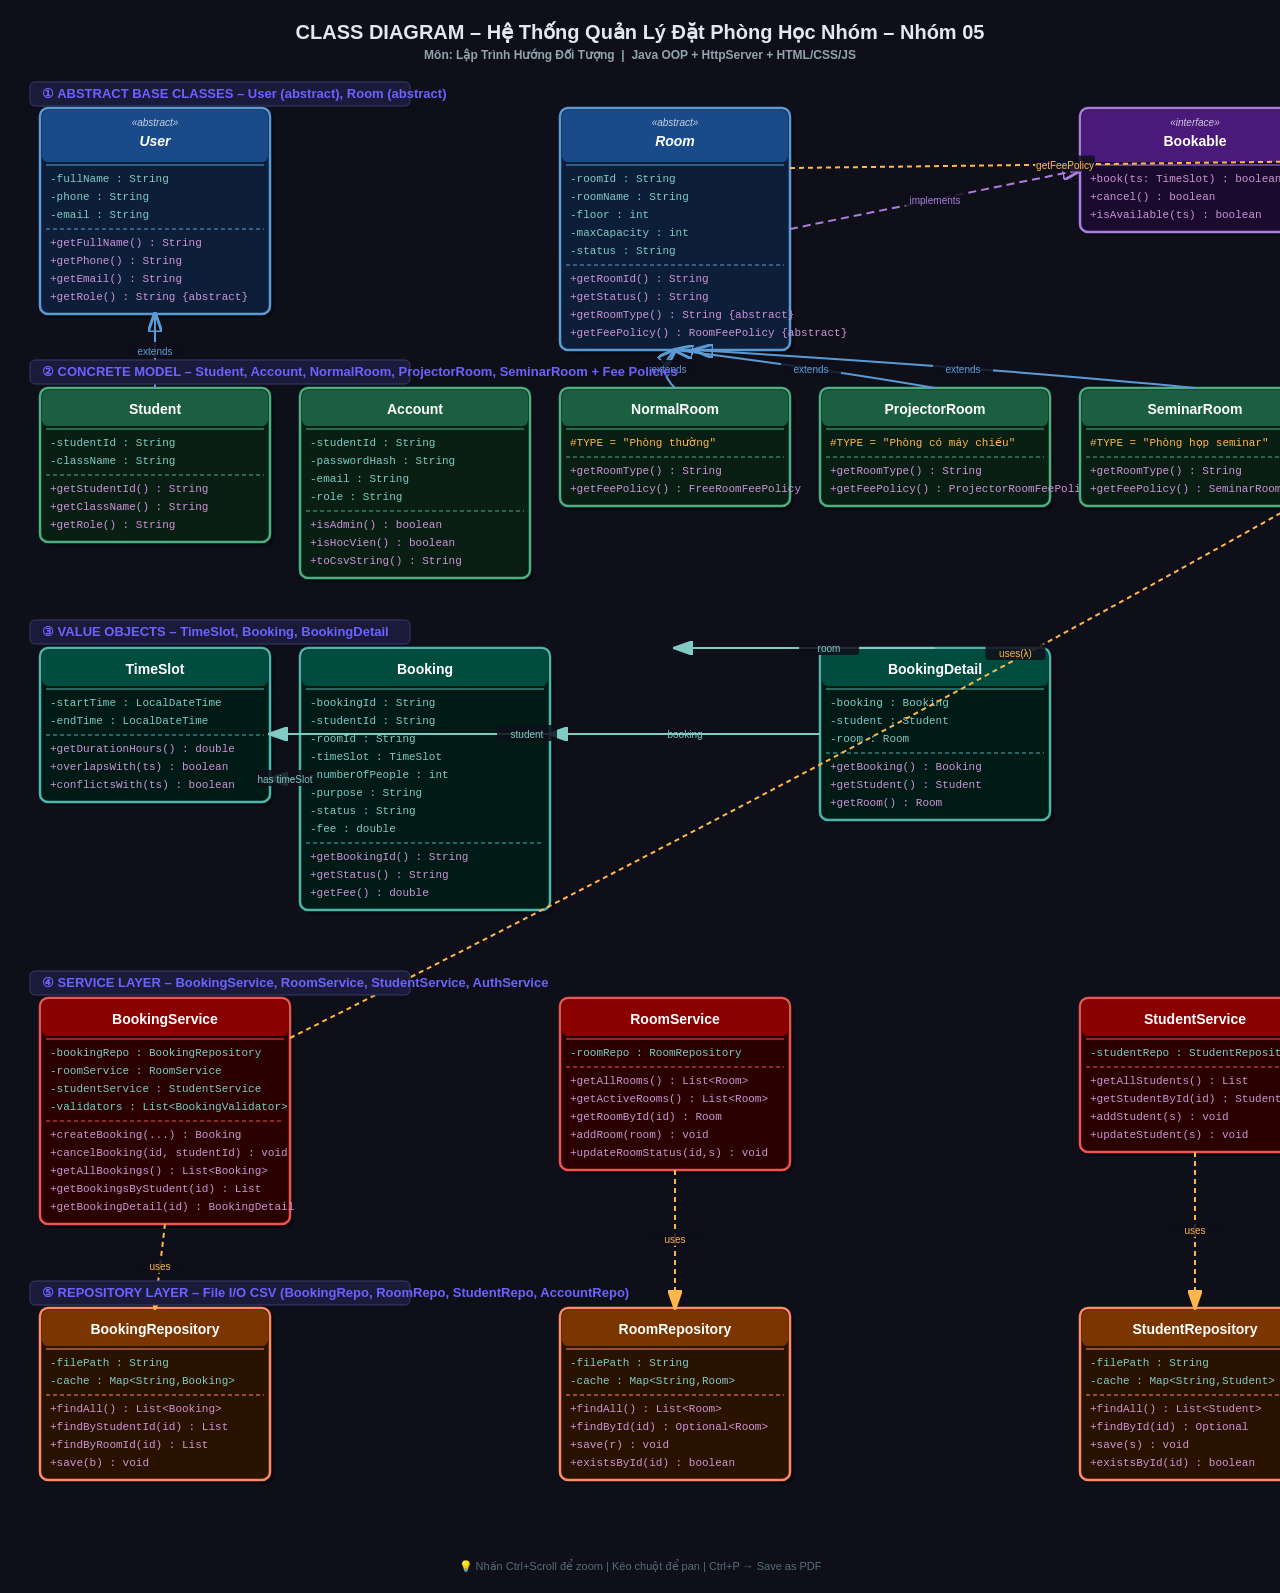
<file: DatPhong/ClassDiagram.html>
<!DOCTYPE html>
<html lang="vi">
<head>
<meta charset="UTF-8">
<title>Class Diagram – Nhóm 05</title>
<style>
* { box-sizing:border-box; margin:0; padding:0; }
body { background:#0f0f1a; font-family:'Segoe UI',sans-serif; padding:20px; }
h1 { text-align:center; color:#e2e8f0; font-size:20px; margin-bottom:4px; }
h2 { text-align:center; color:#90a4ae; font-size:12px; margin-bottom:16px; }
svg { display:block; margin:0 auto; }
.tip { text-align:center; color:#546e7a; font-size:11px; margin-top:10px; }
</style>
</head>
<body>
<h1>CLASS DIAGRAM – Hệ Thống Quản Lý Đặt Phòng Học Nhóm – Nhóm 05</h1>
<h2>Môn: Lập Trình Hướng Đối Tượng &nbsp;|&nbsp; Java OOP + HttpServer + HTML/CSS/JS</h2>

<svg id="diagram" xmlns="http://www.w3.org/2000/svg"
     width="1800" height="1400"
     style="background:#0f0f1a;border-radius:12px">

<defs>
  <!-- Arrow markers -->
  <marker id="arrowInherit" markerWidth="10" markerHeight="7" refX="9" refY="3.5" orient="auto">
    <polygon points="0 0, 10 3.5, 0 7" fill="none" stroke="#5b9bd5" stroke-width="1.5"/>
  </marker>
  <marker id="arrowImpl" markerWidth="10" markerHeight="7" refX="9" refY="3.5" orient="auto">
    <polygon points="0 0, 10 3.5, 0 7" fill="none" stroke="#ab7ddc" stroke-width="1.5"/>
  </marker>
  <marker id="arrowAssoc" markerWidth="10" markerHeight="7" refX="9" refY="3.5" orient="auto">
    <polygon points="0 0, 10 3.5, 0 7" fill="#80cbc4" stroke="#80cbc4" stroke-width="1"/>
  </marker>
  <marker id="arrowDep" markerWidth="10" markerHeight="7" refX="9" refY="3.5" orient="auto">
    <polygon points="0 0, 10 3.5, 0 7" fill="#ffb74d" stroke="#ffb74d" stroke-width="1"/>
  </marker>
</defs>

<script type="text/javascript">
// We'll draw everything via JS after SVG loads
</script>
</svg>

<div class="tip">💡 Nhấn Ctrl+Scroll để zoom | Kéo chuột để pan | Ctrl+P → Save as PDF</div>

<script>
const svg = document.getElementById('diagram');
const NS = 'http://www.w3.org/2000/svg';

// ═══════════════════════════════════════
// THEME COLORS
// ═══════════════════════════════════════
const T = {
  abstract:  { hdr:'#1a4a8a', border:'#5b9bd5', text:'#cce5ff', body:'#0d1e38' },
  concrete:  { hdr:'#1b5e40', border:'#4caf82', text:'#ccffee', body:'#0a1f14' },
  interface: { hdr:'#4a1a7a', border:'#ab7ddc', text:'#eedcff', body:'#1a0a2e' },
  service:   { hdr:'#8b0000', border:'#ef5350', text:'#ffcccc', body:'#2a0000' },
  repo:      { hdr:'#7a3500', border:'#ff8a65', text:'#ffe8cc', body:'#2a1200' },
  value:     { hdr:'#004d40', border:'#4db6ac', text:'#ccffff', body:'#001a15' },
};

// ═══════════════════════════════════════
// DRAW FUNCTIONS
// ═══════════════════════════════════════
function el(tag, attrs, parent) {
  const e = document.createElementNS(NS, tag);
  for (const [k,v] of Object.entries(attrs)) e.setAttribute(k, v);
  if (parent) parent.appendChild(e);
  return e;
}

function text(x, y, content, attrs, parent) {
  const t = el('text', {x, y, ...attrs}, parent);
  t.textContent = content;
  return t;
}

// Draw a class box. Returns anchor points.
function drawClass(x, y, w, theme, stereotype, name, isAbstract, sections) {
  const g = el('g', {}, svg);
  const t = T[theme];
  const FS = 12;        // font size
  const ROW = 18;       // row height
  const HDR_H = stereotype ? 54 : 38;
  const DIVH  = 6;      // divider gap
  const PAD   = 10;

  // Calculate total height
  let h = HDR_H;
  for (const sec of sections) {
    h += DIVH + sec.length * ROW + 4;
  }
  h += 6;

  // Shadow
  el('rect', {x:x+4, y:y+4, width:w, height:h, rx:8,
    fill:'#00000066'}, g);

  // Body
  el('rect', {x, y, width:w, height:h, rx:8,
    fill:t.body, stroke:t.border, 'stroke-width':2.5}, g);

  // Header
  el('rect', {x:x+2, y:y+2, width:w-4, height:HDR_H-2, rx:6,
    fill:t.hdr}, g);

  // Stereotype
  if (stereotype) {
    text(x+w/2, y+18, `«${stereotype}»`, {
      'text-anchor':'middle', 'font-size':10,
      fill:'rgba(255,255,255,0.75)', 'font-style':'italic',
      'font-family':'Segoe UI,sans-serif'
    }, g);
  }

  // Class name
  const nameY = stereotype ? y+38 : y+26;
  text(x+w/2, nameY, name, {
    'text-anchor':'middle',
    'font-size':14, 'font-weight':'bold',
    'font-style': isAbstract ? 'italic' : 'normal',
    fill:'white', 'font-family':'Segoe UI,sans-serif'
  }, g);

  // Sections
  let cy = y + HDR_H;
  for (let si = 0; si < sections.length; si++) {
    const sec = sections[si];
    // Divider line
    el('line', {x1:x+6, y1:cy+DIVH/2, x2:x+w-6, y2:cy+DIVH/2,
      stroke:t.border, 'stroke-width':1, 'stroke-dasharray': si>0?'4,3':''}, g);
    cy += DIVH;

    for (const row of sec) {
      const color = row.startsWith('-') ? '#80cbc4'
                  : row.startsWith('+') ? '#ce93d8'
                  : row.startsWith('#') ? '#ffb74d'
                  : '#e0e0e0';
      text(x+PAD, cy+14, row, {
        'font-size':11, fill:color,
        'font-family':'Consolas,monospace'
      }, g);
      cy += ROW;
    }
    cy += 4;
  }

  // Return anchor points
  return {
    top:    [x+w/2,  y],
    bot:    [x+w/2,  y+h],
    left:   [x,      y+h/2],
    right:  [x+w,    y+h/2],
    topL:   [x,      y],
    topR:   [x+w,    y],
    botL:   [x,      y+h],
    botR:   [x+w,    y+h],
    cx:     x+w/2,
    cy:     y+h/2,
    h:      h,
    x, y, w
  };
}

// Draw arrow
function arrow(p1, p2, style, label='', bend=0) {
  const [x1,y1] = p1, [x2,y2] = p2;
  const marker = style==='inherit'?'arrowInherit':style==='impl'?'arrowImpl':style==='assoc'?'arrowAssoc':'arrowDep';
  const color   = style==='inherit'?'#5b9bd5':style==='impl'?'#ab7ddc':style==='assoc'?'#80cbc4':'#ffb74d';
  const dash    = style==='impl'?'8,5':style==='dep'?'5,4':'none';

  let d;
  if (bend !== 0) {
    const mx = (x1+x2)/2 + bend;
    const my = (y1+y2)/2;
    d = `M ${x1} ${y1} Q ${mx} ${my} ${x2} ${y2}`;
    el('path', {d, fill:'none', stroke:color, 'stroke-width':2,
      'stroke-dasharray':dash, 'marker-end':`url(#${marker})`}, svg);
  } else {
    el('line', {x1, y1, x2, y2, stroke:color, 'stroke-width':2,
      'stroke-dasharray':dash, 'marker-end':`url(#${marker})`}, svg);
  }

  if (label) {
    const lx = (x1+x2)/2 + (bend||0)*0.3;
    const ly = (y1+y2)/2;
    el('rect', {x:lx-30, y:ly-9, width:60, height:16, rx:3,
      fill:'#0f0f1a', opacity:0.85}, svg);
    text(lx, ly+4, label, {
      'text-anchor':'middle', 'font-size':10,
      fill:color, 'font-family':'Segoe UI,sans-serif'
    }, svg);
  }
}

// Legend box label on arrow start
function arrowNote(p, txt, color) {
  const [x,y] = p;
  el('rect',{x:x-28,y:y-9,width:56,height:16,rx:3,fill:'#0f0f1a',opacity:.9}, svg);
  text(x, y+4, txt, {'text-anchor':'middle','font-size':9.5,fill:color,'font-family':'Segoe UI,sans-serif'}, svg);
}

// ═══════════════════════════════════════
// LAYOUT — Column positions
// ═══════════════════════════════════════
const CW = 230; // class width
const C1=20, C2=280, C3=540, C4=800, C5=1060, C6=1320, C7=1570;

// ─── ROW 1: Abstract base classes ───────────────────────────────────
const User = drawClass(C1, 30, CW, 'abstract', 'abstract', 'User', true, [
  ['-fullName : String', '-phone : String', '-email : String'],
  ['+getFullName() : String', '+getPhone() : String',
   '+getEmail() : String', '+getRole() : String  {abstract}']
]);

const Room = drawClass(C3, 30, CW, 'abstract', 'abstract', 'Room', true, [
  ['-roomId : String', '-roomName : String', '-floor : int',
   '-maxCapacity : int', '-status : String'],
  ['+getRoomId() : String', '+getStatus() : String',
   '+getRoomType() : String  {abstract}',
   '+getFeePolicy() : RoomFeePolicy  {abstract}']
]);

const Bookable = drawClass(C5, 30, CW, 'interface', 'interface', 'Bookable', false, [
  ['+book(ts: TimeSlot) : boolean',
   '+cancel() : boolean',
   '+isAvailable(ts) : boolean']
]);

const RoomFeePolicy = drawClass(C6, 30, CW, 'interface', 'interface', 'RoomFeePolicy', false, [
  ['+calculateFee(hours: double) : double',
   '+getFeeDescription() : String']
]);

const BookingValidator = drawClass(C7, 30, CW, 'interface', 'interface', 'BookingValidator', false, [
  ['+validate(studentId: String,',
   '  roomId: String,',
   '  timeSlot: TimeSlot,',
   '  numPeople: int) : void',
   '// @FunctionalInterface (lambda)']
]);

// ─── ROW 2: Concrete model classes ───────────────────────────────────
const Student = drawClass(C1, 310, CW, 'concrete', null, 'Student', false, [
  ['-studentId : String', '-className : String'],
  ['+getStudentId() : String', '+getClassName() : String', '+getRole() : String']
]);

const Account = drawClass(C2, 310, CW, 'concrete', null, 'Account', false, [
  ['-studentId : String', '-passwordHash : String',
   '-email : String', '-role : String'],
  ['+isAdmin() : boolean', '+isHocVien() : boolean',
   '+toCsvString() : String']
]);

const NormalRoom = drawClass(C3, 310, CW, 'concrete', null, 'NormalRoom', false, [
  ['#TYPE = "Phòng thường"'],
  ['+getRoomType() : String', '+getFeePolicy() : FreeRoomFeePolicy']
]);

const ProjectorRoom = drawClass(C4, 310, CW, 'concrete', null, 'ProjectorRoom', false, [
  ['#TYPE = "Phòng có máy chiếu"'],
  ['+getRoomType() : String', '+getFeePolicy() : ProjectorRoomFeePolicy']
]);

const SeminarRoom = drawClass(C5, 310, CW, 'concrete', null, 'SeminarRoom', false, [
  ['#TYPE = "Phòng họp seminar"'],
  ['+getRoomType() : String', '+getFeePolicy() : SeminarRoomFeePolicy']
]);

const FreeRP = drawClass(C6, 310, CW, 'concrete', null, 'FreeRoomFeePolicy', false, [
  ['-FEE_PER_HOUR = 0'],
  ['+calculateFee(h) : 0', '+getFeeDescription() : String']
]);

const ProjRP = drawClass(C7, 310, CW, 'concrete', null, 'ProjectorRoomFeePolicy', false, [
  ['-FEE_PER_HOUR = 20000'],
  ['+calculateFee(h) : h×20000', '+getFeeDescription() : String']
]);

// ─── ROW 2b: SeminarRoomFeePolicy separate ───────────────────────────
const SemRP = drawClass(C7, 530, CW, 'concrete', null, 'SeminarRoomFeePolicy', false, [
  ['-FEE_PER_HOUR = 50000'],
  ['+calculateFee(h) : h×50000', '+getFeeDescription() : String']
]);

// ─── ROW 3: Value objects ─────────────────────────────────────────────
const TimeSlot = drawClass(C1, 570, CW, 'value', null, 'TimeSlot', false, [
  ['-startTime : LocalDateTime', '-endTime : LocalDateTime'],
  ['+getDurationHours() : double',
   '+overlapsWith(ts) : boolean', '+conflictsWith(ts) : boolean']
]);

const Booking = drawClass(C2, 570, CW+20, 'value', null, 'Booking', false, [
  ['-bookingId : String', '-studentId : String', '-roomId : String',
   '-timeSlot : TimeSlot', '-numberOfPeople : int',
   '-purpose : String', '-status : String', '-fee : double'],
  ['+getBookingId() : String', '+getStatus() : String', '+getFee() : double']
]);

const BookingDetail = drawClass(C4, 570, CW, 'value', null, 'BookingDetail', false, [
  ['-booking : Booking', '-student : Student', '-room : Room'],
  ['+getBooking() : Booking', '+getStudent() : Student', '+getRoom() : Room']
]);

// ─── ROW 4: Services ─────────────────────────────────────────────────
const BookingService = drawClass(C1, 920, CW+20, 'service', null, 'BookingService', false, [
  ['-bookingRepo : BookingRepository',
   '-roomService : RoomService',
   '-studentService : StudentService',
   '-validators : List<BookingValidator>'],
  ['+createBooking(...) : Booking',
   '+cancelBooking(id, studentId) : void',
   '+getAllBookings() : List<Booking>',
   '+getBookingsByStudent(id) : List',
   '+getBookingDetail(id) : BookingDetail']
]);

const RoomService = drawClass(C3, 920, CW, 'service', null, 'RoomService', false, [
  ['-roomRepo : RoomRepository'],
  ['+getAllRooms() : List<Room>',
   '+getActiveRooms() : List<Room>',
   '+getRoomById(id) : Room',
   '+addRoom(room) : void',
   '+updateRoomStatus(id,s) : void']
]);

const StudentService = drawClass(C5, 920, CW, 'service', null, 'StudentService', false, [
  ['-studentRepo : StudentRepository'],
  ['+getAllStudents() : List',
   '+getStudentById(id) : Student',
   '+addStudent(s) : void',
   '+updateStudent(s) : void']
]);

const AuthService = drawClass(C6, 920, CW, 'service', null, 'AuthService', false, [
  ['-accountRepo : AccountRepository',
   '-studentRepo : StudentRepository'],
  ['+login(id, pw) : Account',
   '+register(...) : Account',
   '+resetPassword(...) : void',
   '+changePassword(...) : void']
]);

// ─── ROW 5: Repositories ─────────────────────────────────────────────
const BookingRepo = drawClass(C1, 1230, CW, 'repo', null, 'BookingRepository', false, [
  ['-filePath : String', '-cache : Map<String,Booking>'],
  ['+findAll() : List<Booking>',
   '+findByStudentId(id) : List',
   '+findByRoomId(id) : List', '+save(b) : void']
]);

const RoomRepo = drawClass(C3, 1230, CW, 'repo', null, 'RoomRepository', false, [
  ['-filePath : String', '-cache : Map<String,Room>'],
  ['+findAll() : List<Room>',
   '+findById(id) : Optional<Room>',
   '+save(r) : void', '+existsById(id) : boolean']
]);

const StudentRepo = drawClass(C5, 1230, CW, 'repo', null, 'StudentRepository', false, [
  ['-filePath : String', '-cache : Map<String,Student>'],
  ['+findAll() : List<Student>',
   '+findById(id) : Optional',
   '+save(s) : void', '+existsById(id) : boolean']
]);

const AccountRepo = drawClass(C6, 1230, CW, 'repo', null, 'AccountRepository', false, [
  ['-filePath : String', '-cache : Map<String,Account>'],
  ['+findByStudentId(id) : Optional',
   '+existsByStudentId(id) : boolean',
   '+save(acc) : void', '+findAll() : List']
]);

// ═══════════════════════════════════════
// ARROWS
// ═══════════════════════════════════════

// ── Inheritance ──
arrow(Student.top, User.bot, 'inherit', 'extends');
arrow(NormalRoom.top,    Room.bot, 'inherit', 'extends', -20);
arrow(ProjectorRoom.top, [Room.cx, Room.bot[1]], 'inherit', 'extends', 20);
arrow(SeminarRoom.top,   [Room.cx+20, Room.bot[1]], 'inherit', 'extends', 60);

// ── Implements ──
arrow(Room.right, Bookable.left, 'impl', 'implements');
arrow(FreeRP.top,  RoomFeePolicy.bot,  'impl', 'implements', -30);
arrow(ProjRP.top,  [RoomFeePolicy.cx, RoomFeePolicy.bot[1]], 'impl', 'implements');
arrow(SemRP.top,   [RoomFeePolicy.cx+20, RoomFeePolicy.bot[1]], 'impl', 'implements', 20);

// ── Association ──
arrow(Booking.left,  [TimeSlot.right[0], Booking.cy], 'assoc', 'has timeSlot');
arrow(BookingDetail.left, [Booking.right[0], BookingDetail.cy], 'assoc', 'booking');
arrow([BookingDetail.x, BookingDetail.cy], [Student.right[0], BookingDetail.cy], 'assoc', 'student', -60);
arrow(BookingDetail.top, [Room.cx, BookingDetail.y], 'assoc', 'room', 80);

// ── Dependency: Service → Validator ──
arrow([BookingService.right[0], BookingService.y+40], BookingValidator.bot, 'dep', 'uses(λ)', 60);

// ── Dependency: Service → Repository ──
arrow(BookingService.bot, BookingRepo.top, 'dep', 'uses');
arrow(RoomService.bot,    RoomRepo.top,    'dep', 'uses');
arrow(StudentService.bot, StudentRepo.top, 'dep', 'uses');
arrow(AuthService.bot,    AccountRepo.top, 'dep', 'uses');

// ── Room uses RoomFeePolicy ──
arrow([Room.right[0], Room.y+60], RoomFeePolicy.left, 'dep', 'getFeePolicy');

// ═══════════════════════════════════════
// SECTION LABELS
// ═══════════════════════════════════════
function sectionLabel(x, y, txt) {
  el('rect',{x,y,width:380,height:24,rx:5,fill:'#1a1a3a',stroke:'#3a3a6a','stroke-width':1}, svg);
  text(x+12, y+16, txt, {'font-size':13,'font-weight':'bold',fill:'#6c63ff','font-family':'Segoe UI,sans-serif'}, svg);
}
sectionLabel(10, 4,   '① ABSTRACT BASE CLASSES – User (abstract), Room (abstract)');
sectionLabel(10, 282, '② CONCRETE MODEL – Student, Account, NormalRoom, ProjectorRoom, SeminarRoom + Fee Policies');
sectionLabel(10, 542, '③ VALUE OBJECTS – TimeSlot, Booking, BookingDetail');
sectionLabel(10, 893, '④ SERVICE LAYER – BookingService, RoomService, StudentService, AuthService');
sectionLabel(10, 1203,'⑤ REPOSITORY LAYER – File I/O CSV (BookingRepo, RoomRepo, StudentRepo, AccountRepo)');

// ── LEGEND ──
const lx = 1320, ly = 780;
el('rect',{x:lx,y:ly,width:460,height:200,rx:8,fill:'#1a1a2e',stroke:'#3a3a5a','stroke-width':1.5}, svg);
text(lx+14, ly+22, 'CHÚ THÍCH QUAN HỆ', {'font-size':13,'font-weight':'bold',fill:'white','font-family':'Segoe UI,sans-serif'}, svg);

const legends = [
  ['#5b9bd5','8,0','Inheritance (extends) ──▶'],
  ['#ab7ddc','8,5','Realization (implements) - -▶'],
  ['#80cbc4','8,0','Association (has-a) ──▷'],
  ['#ffb74d','5,4','Dependency (uses) ····▶'],
];
legends.forEach(([c,dash,lbl],i) => {
  const ly2 = ly+50+i*38;
  el('line',{x1:lx+14,y1:ly2,x2:lx+80,y2:ly2,stroke:c,'stroke-width':2.5,'stroke-dasharray':dash}, svg);
  el('polygon',{points:`${lx+72},${ly2-5} ${lx+86},${ly2} ${lx+72},${ly2+5}`,fill:c.includes('80')||c.includes('ff')?c:'none',stroke:c,'stroke-width':1.5}, svg);
  text(lx+96, ly2+5, lbl, {'font-size':12,fill:c,'font-family':'Segoe UI,sans-serif'}, svg);
});

const colLeg = [
  ['#1a4a8a','#5b9bd5','Abstract Class'],
  ['#1b5e40','#4caf82','Concrete Class'],
  ['#4a1a7a','#ab7ddc','Interface'],
  ['#8b0000','#ef5350','Service'],
  ['#7a3500','#ff8a65','Repository'],
  ['#004d40','#4db6ac','Value Object'],
];
text(lx+14, ly+180, 'Màu sắc:', {'font-size':11,fill:'#90a4ae','font-family':'Segoe UI,sans-serif'}, svg);
colLeg.forEach(([bg,bd,lbl],i) => {
  const cx = lx+80+i*62;
  el('rect',{x:cx,y:ly+168,width:14,height:14,rx:2,fill:bg,stroke:bd,'stroke-width':2}, svg);
  text(cx+18, ly+179, lbl.split(' ')[0], {'font-size':9,fill:'#cfd8dc','font-family':'Segoe UI,sans-serif'}, svg);
});

// Resize SVG to fit
const maxH = Math.max(SemRP.bot[1], AccountRepo.bot[1]) + 40;
svg.setAttribute('height', maxH + 30);

</script>
</body>
</html>
</file>
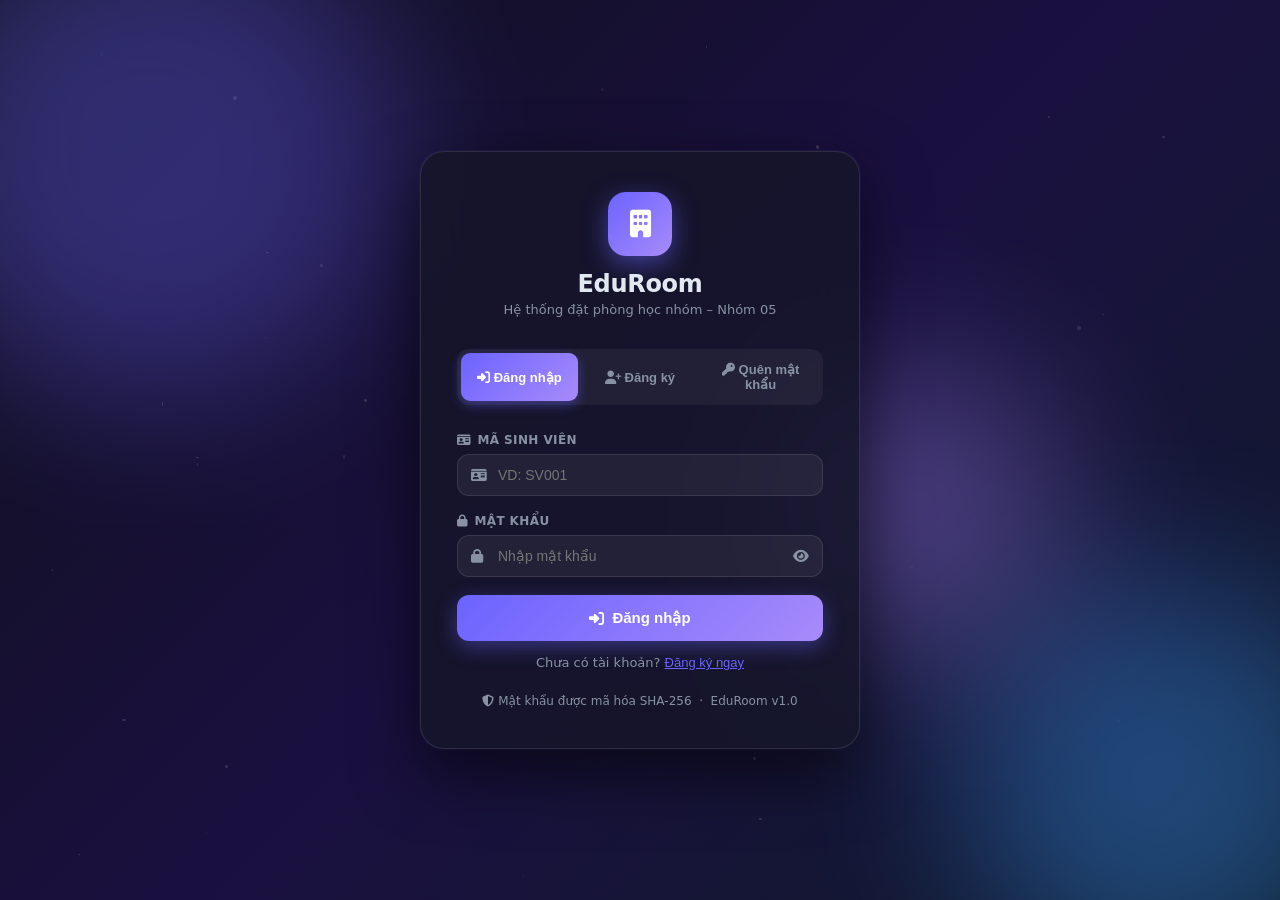
<file: web/login.html>
<!DOCTYPE html>
<html lang="vi">
<head>
  <meta charset="UTF-8" />
  <meta name="viewport" content="width=device-width, initial-scale=1.0" />
  <title>EduRoom – Đăng nhập</title>
  <link rel="stylesheet" href="https://cdnjs.cloudflare.com/ajax/libs/font-awesome/6.5.0/css/all.min.css" />
  <style>
    *, *::before, *::after { box-sizing: border-box; margin: 0; padding: 0; }

    :root {
      --primary: #6c63ff;
      --primary-d: #5548e0;
      --green:   #43d477;
      --red:     #f45d5d;
      --bg:      #0f0f1a;
      --bg2:     #16162a;
      --border:  rgba(255,255,255,0.10);
      --text:    #e2e8f0;
      --muted:   #8892a4;
    }

    body {
      min-height: 100vh;
      background: var(--bg);
      display: flex; align-items: center; justify-content: center;
      font-family: 'Segoe UI', system-ui, sans-serif;
      color: var(--text);
      overflow: hidden;
    }

    /* ---- Animated background ---- */
    .bg-animated {
      position: fixed; inset: 0; z-index: 0;
      background: linear-gradient(135deg, #0f0f1a 0%, #1a1040 50%, #0f1a2a 100%);
      overflow: hidden;
    }
    .orb {
      position: absolute; border-radius: 50%;
      filter: blur(80px); opacity: .35; animation: float 8s ease-in-out infinite;
    }
    .orb1 { width:500px; height:500px; background:#6c63ff; top:-100px; left:-100px; animation-delay:0s; }
    .orb2 { width:400px; height:400px; background:#3b9eff; bottom:-80px; right:-80px; animation-delay:-3s; }
    .orb3 { width:300px; height:300px; background:#a78bfa; top:40%; left:60%; animation-delay:-5s; }

    @keyframes float {
      0%,100% { transform: translate(0,0) scale(1); }
      33%      { transform: translate(30px,-20px) scale(1.05); }
      66%      { transform: translate(-20px,15px) scale(0.97); }
    }

    /* Particle dots */
    .particles { position:fixed; inset:0; z-index:0; pointer-events:none; }
    .particle {
      position:absolute; width:3px; height:3px; border-radius:50%;
      background:rgba(255,255,255,.3); animation: twinkle 4s ease-in-out infinite;
    }
    @keyframes twinkle {
      0%,100% { opacity:.15; transform:scale(1); }
      50%      { opacity:.8;  transform:scale(1.5); }
    }

    /* ---- Card ---- */
    .card {
      position: relative; z-index: 10;
      width: 100%; max-width: 440px;
      background: rgba(22,22,42,0.85);
      backdrop-filter: blur(24px);
      border: 1px solid var(--border);
      border-radius: 24px;
      padding: 40px 36px;
      box-shadow: 0 24px 64px rgba(0,0,0,.6), 0 0 0 1px rgba(108,99,255,.1);
      animation: slideUp .5s cubic-bezier(.34,1.56,.64,1);
    }
    @keyframes slideUp {
      from { opacity:0; transform:translateY(40px) scale(.96); }
      to   { opacity:1; transform:translateY(0) scale(1); }
    }

    /* ---- Logo ---- */
    .logo { text-align:center; margin-bottom:32px; }
    .logo-icon {
      width:64px; height:64px; border-radius:18px; margin:0 auto 14px;
      background: linear-gradient(135deg, #6c63ff, #a78bfa);
      display:flex; align-items:center; justify-content:center;
      font-size:28px; color:#fff;
      box-shadow: 0 8px 24px rgba(108,99,255,.5);
      animation: pulse 3s ease-in-out infinite;
    }
    @keyframes pulse {
      0%,100% { box-shadow: 0 8px 24px rgba(108,99,255,.5); }
      50%      { box-shadow: 0 8px 40px rgba(108,99,255,.8); }
    }
    .logo h1 { font-size:24px; font-weight:800; letter-spacing:-.3px; }
    .logo p  { font-size:13px; color:var(--muted); margin-top:4px; }

    /* ---- Tabs ---- */
    .tabs {
      display:flex; background:rgba(255,255,255,.05);
      border-radius:12px; padding:4px; margin-bottom:28px; gap:4px;
    }
    .tab {
      flex:1; padding:9px; border:none; border-radius:9px;
      font-size:13px; font-weight:600; cursor:pointer;
      background:transparent; color:var(--muted);
      transition:all .2s;
    }
    .tab.active {
      background: linear-gradient(135deg,#6c63ff,#a78bfa);
      color:#fff;
      box-shadow: 0 4px 12px rgba(108,99,255,.4);
    }

    /* ---- Panels ---- */
    .panel { display:none; animation: fadeIn .25s ease; }
    .panel.active { display:block; }
    @keyframes fadeIn { from{opacity:0;transform:translateY(6px)} to{opacity:1;transform:translateY(0)} }

    /* ---- Form ---- */
    .form-group { margin-bottom:18px; }
    .form-group label {
      display:flex; align-items:center; gap:6px;
      font-size:12px; font-weight:600; color:var(--muted);
      margin-bottom:7px; text-transform:uppercase; letter-spacing:.4px;
    }
    .input-wrap { position:relative; }
    .input-wrap i.icon {
      position:absolute; left:14px; top:50%; transform:translateY(-50%);
      color:var(--muted); font-size:14px; pointer-events:none;
    }
    .input-wrap input {
      width:100%; padding:12px 14px 12px 40px;
      background:rgba(255,255,255,.06);
      border:1px solid var(--border);
      border-radius:12px; color:var(--text);
      font-size:14px; outline:none;
      transition:border-color .2s, box-shadow .2s, background .2s;
    }
    .input-wrap input:focus {
      border-color: var(--primary);
      background: rgba(108,99,255,.08);
      box-shadow: 0 0 0 3px rgba(108,99,255,.2);
    }
    .input-wrap .toggle-pw {
      position:absolute; right:14px; top:50%; transform:translateY(-50%);
      background:none; border:none; color:var(--muted);
      cursor:pointer; font-size:14px; transition:color .2s;
    }
    .input-wrap .toggle-pw:hover { color:var(--text); }

    /* ---- 2-col grid for register ---- */
    .form-row { display:grid; grid-template-columns:1fr 1fr; gap:14px; }

    /* ---- Button ---- */
    .btn-submit {
      width:100%; padding:14px;
      background: linear-gradient(135deg,#6c63ff,#a78bfa);
      border:none; border-radius:12px;
      color:#fff; font-size:15px; font-weight:700;
      cursor:pointer; margin-top:6px;
      box-shadow: 0 6px 20px rgba(108,99,255,.4);
      transition:transform .2s, box-shadow .2s;
      display:flex; align-items:center; justify-content:center; gap:8px;
    }
    .btn-submit:hover { transform:translateY(-2px); box-shadow:0 10px 28px rgba(108,99,255,.55); }
    .btn-submit:disabled { opacity:.6; cursor:not-allowed; transform:none; }

    /* ---- Alert ---- */
    .alert {
      display:none; padding:12px 14px; border-radius:10px;
      font-size:13px; margin-bottom:16px;
      display:flex; align-items:flex-start; gap:10px;
    }
    .alert.hidden { display:none !important; }
    .alert-error   { background:rgba(244,93,93,.12);  border:1px solid rgba(244,93,93,.3);  color:#f97b7b; }
    .alert-success { background:rgba(67,212,119,.12); border:1px solid rgba(67,212,119,.3); color:#43d477; }

    /* ---- Link ---- */
    .link-btn {
      background:none; border:none; color:var(--primary);
      cursor:pointer; font-size:13px; text-decoration:underline;
      padding:0; transition:color .2s;
    }
    .link-btn:hover { color:#a78bfa; }
    .text-center { text-align:center; margin-top:14px; color:var(--muted); font-size:13px; }

    /* ---- Password strength ---- */
    .pw-strength { margin-top:8px; }
    .pw-bar { height:4px; border-radius:2px; background:rgba(255,255,255,.1); overflow:hidden; }
    .pw-bar-fill { height:100%; width:0; border-radius:2px; transition:width .3s, background .3s; }
    .pw-label { font-size:11px; color:var(--muted); margin-top:4px; }

    /* ---- Divider ---- */
    .divider {
      display:flex; align-items:center; gap:12px;
      color:var(--muted); font-size:12px; margin:16px 0;
    }
    .divider::before,.divider::after {
      content:''; flex:1; height:1px; background:var(--border);
    }

    /* ---- Footer ---- */
    .card-footer {
      text-align:center; margin-top:24px;
      font-size:12px; color:var(--muted);
    }
  </style>
</head>
<body>

  <!-- Animated background -->
  <div class="bg-animated">
    <div class="orb orb1"></div>
    <div class="orb orb2"></div>
    <div class="orb orb3"></div>
  </div>
  <div class="particles" id="particles"></div>

  <!-- Card -->
  <div class="card">
    <!-- Logo -->
    <div class="logo">
      <div class="logo-icon"><i class="fas fa-building"></i></div>
      <h1>EduRoom</h1>
      <p>Hệ thống đặt phòng học nhóm – Nhóm 05</p>
    </div>

    <!-- Alert -->
    <div class="alert hidden" id="alertBox">
      <i class="fas fa-circle-xmark" id="alertIcon"></i>
      <span id="alertMsg"></span>
    </div>

    <!-- Tabs -->
    <div class="tabs" id="tabs">
      <button class="tab active" onclick="switchTab('login')">
        <i class="fas fa-right-to-bracket"></i> Đăng nhập
      </button>
      <button class="tab" onclick="switchTab('register')">
        <i class="fas fa-user-plus"></i> Đăng ký
      </button>
      <button class="tab" onclick="switchTab('forgot')">
        <i class="fas fa-key"></i> Quên mật khẩu
      </button>
    </div>

    <!-- ======== LOGIN ======== -->
    <div class="panel active" id="panel-login">
      <form onsubmit="doLogin(event)">
        <div class="form-group">
          <label><i class="fas fa-id-card"></i> Mã sinh viên</label>
          <div class="input-wrap">
            <i class="fas fa-id-card icon"></i>
            <input type="text" id="l_id" placeholder="VD: SV001" autocomplete="username" required />
          </div>
        </div>
        <div class="form-group">
          <label><i class="fas fa-lock"></i> Mật khẩu</label>
          <div class="input-wrap">
            <i class="fas fa-lock icon"></i>
            <input type="password" id="l_pw" placeholder="Nhập mật khẩu" autocomplete="current-password" required />
            <button type="button" class="toggle-pw" onclick="togglePw('l_pw',this)">
              <i class="fas fa-eye"></i>
            </button>
          </div>
        </div>
        <button type="submit" class="btn-submit" id="btnLogin">
          <i class="fas fa-right-to-bracket"></i> Đăng nhập
        </button>
      </form>
      <div class="text-center">
        Chưa có tài khoản? <button class="link-btn" onclick="switchTab('register')">Đăng ký ngay</button>
      </div>
    </div>

    <!-- ======== REGISTER ======== -->
    <div class="panel" id="panel-register">
      <form onsubmit="doRegister(event)">
        <div class="form-row">
          <div class="form-group">
            <label><i class="fas fa-id-card"></i> Mã sinh viên</label>
            <div class="input-wrap">
              <i class="fas fa-id-card icon"></i>
              <input type="text" id="r_id" placeholder="VD: SV006" required />
            </div>
          </div>
          <div class="form-group">
            <label><i class="fas fa-chalkboard"></i> Lớp</label>
            <div class="input-wrap">
              <i class="fas fa-chalkboard icon"></i>
              <input type="text" id="r_class" placeholder="VD: CNTT01" required />
            </div>
          </div>
        </div>
        <div class="form-group">
          <label><i class="fas fa-user"></i> Họ và tên</label>
          <div class="input-wrap">
            <i class="fas fa-user icon"></i>
            <input type="text" id="r_name" placeholder="Nguyễn Văn A" required />
          </div>
        </div>
        <div class="form-row">
          <div class="form-group">
            <label><i class="fas fa-phone"></i> Số điện thoại</label>
            <div class="input-wrap">
              <i class="fas fa-phone icon"></i>
              <input type="tel" id="r_phone" placeholder="0912345678" required />
            </div>
          </div>
          <div class="form-group">
            <label><i class="fas fa-envelope"></i> Email</label>
            <div class="input-wrap">
              <i class="fas fa-envelope icon"></i>
              <input type="email" id="r_email" placeholder="sv@edu.vn" required />
            </div>
          </div>
        </div>
        <div class="form-group">
          <label><i class="fas fa-lock"></i> Mật khẩu</label>
          <div class="input-wrap">
            <i class="fas fa-lock icon"></i>
            <input type="password" id="r_pw" placeholder="Tối thiểu 6 ký tự"
                   oninput="checkStrength(this.value)" required />
            <button type="button" class="toggle-pw" onclick="togglePw('r_pw',this)">
              <i class="fas fa-eye"></i>
            </button>
          </div>
          <div class="pw-strength">
            <div class="pw-bar"><div class="pw-bar-fill" id="pwBar"></div></div>
            <div class="pw-label" id="pwLabel">Nhập mật khẩu để kiểm tra độ mạnh</div>
          </div>
        </div>
        <div class="form-group">
          <label><i class="fas fa-lock"></i> Xác nhận mật khẩu</label>
          <div class="input-wrap">
            <i class="fas fa-lock icon"></i>
            <input type="password" id="r_pw2" placeholder="Nhập lại mật khẩu" required />
          </div>
        </div>
        <button type="submit" class="btn-submit" id="btnRegister">
          <i class="fas fa-user-plus"></i> Tạo tài khoản
        </button>
      </form>
      <div class="text-center">
        Đã có tài khoản? <button class="link-btn" onclick="switchTab('login')">Đăng nhập</button>
      </div>
    </div>

    <!-- ======== FORGOT PASSWORD ======== -->
    <div class="panel" id="panel-forgot">
      <form onsubmit="doReset(event)">
        <div class="form-group">
          <label><i class="fas fa-id-card"></i> Mã sinh viên</label>
          <div class="input-wrap">
            <i class="fas fa-id-card icon"></i>
            <input type="text" id="f_id" placeholder="VD: SV001" required />
          </div>
        </div>
        <div class="form-group">
          <label><i class="fas fa-envelope"></i> Email đã đăng ký</label>
          <div class="input-wrap">
            <i class="fas fa-envelope icon"></i>
            <input type="email" id="f_email" placeholder="sv@edu.vn" required />
          </div>
        </div>
        <div class="divider">Mật khẩu mới</div>
        <div class="form-group">
          <label><i class="fas fa-lock"></i> Mật khẩu mới</label>
          <div class="input-wrap">
            <i class="fas fa-lock icon"></i>
            <input type="password" id="f_pw" placeholder="Tối thiểu 6 ký tự" required />
            <button type="button" class="toggle-pw" onclick="togglePw('f_pw',this)">
              <i class="fas fa-eye"></i>
            </button>
          </div>
        </div>
        <div class="form-group">
          <label><i class="fas fa-lock"></i> Xác nhận mật khẩu mới</label>
          <div class="input-wrap">
            <i class="fas fa-lock icon"></i>
            <input type="password" id="f_pw2" placeholder="Nhập lại mật khẩu mới" required />
          </div>
        </div>
        <button type="submit" class="btn-submit" id="btnReset">
          <i class="fas fa-key"></i> Đặt lại mật khẩu
        </button>
      </form>
      <div class="text-center">
        Nhớ mật khẩu rồi? <button class="link-btn" onclick="switchTab('login')">Đăng nhập</button>
      </div>
    </div>

    <div class="card-footer">
      <i class="fas fa-shield-halved"></i> Mật khẩu được mã hóa SHA-256 &nbsp;·&nbsp; EduRoom v1.0
    </div>
  </div>

<script>
const API = `${location.protocol}//${location.hostname}:8080/api`;

// ---- Particles ----
(function spawnParticles() {
  const container = document.getElementById('particles');
  for (let i = 0; i < 40; i++) {
    const p = document.createElement('div');
    p.className = 'particle';
    p.style.cssText = `
      left:${Math.random()*100}%;
      top:${Math.random()*100}%;
      animation-delay:${Math.random()*4}s;
      animation-duration:${3+Math.random()*4}s;
      width:${1+Math.random()*3}px;
      height:${1+Math.random()*3}px;
      opacity:${.1+Math.random()*.4};
    `;
    container.appendChild(p);
  }
})();

// ---- Tab switch ----
function switchTab(tab) {
  document.querySelectorAll('.panel').forEach(p => p.classList.remove('active'));
  document.querySelectorAll('.tab').forEach(t => t.classList.remove('active'));
  document.getElementById('panel-' + tab).classList.add('active');
  const tabs = ['login','register','forgot'];
  document.querySelectorAll('.tab')[tabs.indexOf(tab)].classList.add('active');
  hideAlert();
}

// ---- Alert ----
function showAlert(msg, type = 'error') {
  const box = document.getElementById('alertBox');
  const icon = document.getElementById('alertIcon');
  document.getElementById('alertMsg').textContent = msg;
  box.className = `alert alert-${type}`;
  icon.className = type === 'error' ? 'fas fa-circle-xmark' : 'fas fa-circle-check';
  box.style.display = 'flex';
}
function hideAlert() {
  document.getElementById('alertBox').classList.add('hidden');
  document.getElementById('alertBox').style.display = 'none';
}

// ---- Toggle password visibility ----
function togglePw(id, btn) {
  const inp = document.getElementById(id);
  const showing = inp.type === 'text';
  inp.type = showing ? 'password' : 'text';
  btn.innerHTML = showing ? '<i class="fas fa-eye"></i>' : '<i class="fas fa-eye-slash"></i>';
}

// ---- Password strength ----
function checkStrength(pw) {
  const bar   = document.getElementById('pwBar');
  const label = document.getElementById('pwLabel');
  let score = 0;
  if (pw.length >= 6)  score++;
  if (pw.length >= 10) score++;
  if (/[A-Z]/.test(pw)) score++;
  if (/\d/.test(pw))    score++;
  if (/[^A-Za-z0-9]/.test(pw)) score++;
  const levels = [
    { pct:'0%',   bg:'transparent', text:'' },
    { pct:'25%',  bg:'#f45d5d',     text:'Rất yếu' },
    { pct:'50%',  bg:'#f7a641',     text:'Yếu' },
    { pct:'70%',  bg:'#3b9eff',     text:'Trung bình' },
    { pct:'90%',  bg:'#43d477',     text:'Mạnh' },
    { pct:'100%', bg:'#43d477',     text:'Rất mạnh ✓' },
  ];
  const lv = levels[Math.min(score, 5)];
  bar.style.width      = lv.pct;
  bar.style.background = lv.bg;
  label.textContent    = lv.text;
  label.style.color    = lv.bg;
}

// ---- Login ----
async function doLogin(e) {
  e.preventDefault();
  const btn = document.getElementById('btnLogin');
  const id  = document.getElementById('l_id').value.trim();
  const pw  = document.getElementById('l_pw').value;
  hideAlert();
  btn.disabled = true;
  btn.innerHTML = '<i class="fas fa-spinner fa-spin"></i> Đang đăng nhập...';

  try {
    const res = await fetch(`${API}/auth/login`, {
      method:'POST',
      headers:{'Content-Type':'application/json'},
      body: JSON.stringify({ studentId: id, password: pw })
    });
    const data = await res.json();
    if (data.success) {
      // Lưu session vào localStorage
      localStorage.setItem('eduroom_session', JSON.stringify({
        studentId:   data.data.studentId,
        role:        data.data.role,
        email:       data.data.email,
        displayName: data.data.displayName || data.data.studentId,
        student:     data.data.student,
        loginTime:   new Date().toISOString()
      }));
      showAlert('Đăng nhập thành công! Đang chuyển hướng...', 'success');
      setTimeout(() => { window.location.href = '/index.html'; }, 800);
    } else {
      showAlert(data.message);
      btn.disabled = false;
      btn.innerHTML = '<i class="fas fa-right-to-bracket"></i> Đăng nhập';
    }
  } catch {
    showAlert('Không thể kết nối server. Đảm bảo Java server đang chạy.');
    btn.disabled = false;
    btn.innerHTML = '<i class="fas fa-right-to-bracket"></i> Đăng nhập';
  }
}

// ---- Register ----
async function doRegister(e) {
  e.preventDefault();
  hideAlert();
  const pw  = document.getElementById('r_pw').value;
  const pw2 = document.getElementById('r_pw2').value;
  if (pw !== pw2) { showAlert('Mật khẩu xác nhận không khớp.'); return; }
  if (pw.length < 6) { showAlert('Mật khẩu phải có ít nhất 6 ký tự.'); return; }

  const btn = document.getElementById('btnRegister');
  btn.disabled = true;
  btn.innerHTML = '<i class="fas fa-spinner fa-spin"></i> Đang đăng ký...';

  try {
    const res = await fetch(`${API}/auth/register`, {
      method:'POST',
      headers:{'Content-Type':'application/json'},
      body: JSON.stringify({
        studentId: document.getElementById('r_id').value.trim(),
        fullName:  document.getElementById('r_name').value.trim(),
        phone:     document.getElementById('r_phone').value.trim(),
        email:     document.getElementById('r_email').value.trim(),
        className: document.getElementById('r_class').value.trim(),
        password:  pw
      })
    });
    const data = await res.json();
    if (data.success) {
      showAlert(data.message, 'success');
      document.getElementById('panel-register').querySelector('form').reset();
      setTimeout(() => switchTab('login'), 2000);
    } else {
      showAlert(data.message);
    }
  } catch {
    showAlert('Không thể kết nối server.');
  } finally {
    btn.disabled = false;
    btn.innerHTML = '<i class="fas fa-user-plus"></i> Tạo tài khoản';
  }
}

// ---- Reset Password ----
async function doReset(e) {
  e.preventDefault();
  hideAlert();
  const pw  = document.getElementById('f_pw').value;
  const pw2 = document.getElementById('f_pw2').value;
  if (pw !== pw2) { showAlert('Mật khẩu xác nhận không khớp.'); return; }
  if (pw.length < 6) { showAlert('Mật khẩu mới phải có ít nhất 6 ký tự.'); return; }

  const btn = document.getElementById('btnReset');
  btn.disabled = true;
  btn.innerHTML = '<i class="fas fa-spinner fa-spin"></i> Đang xử lý...';

  try {
    const res = await fetch(`${API}/auth/reset-password`, {
      method:'POST',
      headers:{'Content-Type':'application/json'},
      body: JSON.stringify({
        studentId:   document.getElementById('f_id').value.trim(),
        email:       document.getElementById('f_email').value.trim(),
        newPassword: pw
      })
    });
    const data = await res.json();
    if (data.success) {
      showAlert(data.message, 'success');
      document.getElementById('panel-forgot').querySelector('form').reset();
      setTimeout(() => switchTab('login'), 2500);
    } else {
      showAlert(data.message);
    }
  } catch {
    showAlert('Không thể kết nối server.');
  } finally {
    btn.disabled = false;
    btn.innerHTML = '<i class="fas fa-key"></i> Đặt lại mật khẩu';
  }
}

// Nếu đã đăng nhập hợp lệ (có đủ role) thì redirect thẳng vào app
try {
  const existing = JSON.parse(localStorage.getItem('eduroom_session') || 'null');
  if (existing && existing.studentId && existing.role) {
    window.location.href = '/index.html';
  } else if (existing) {
    // Session cũ bị thiếu role → xóa đi, bắt đăng nhập lại
    localStorage.removeItem('eduroom_session');
  }
} catch {
  localStorage.removeItem('eduroom_session');
}
</script>
</body>
</html>
</file>
